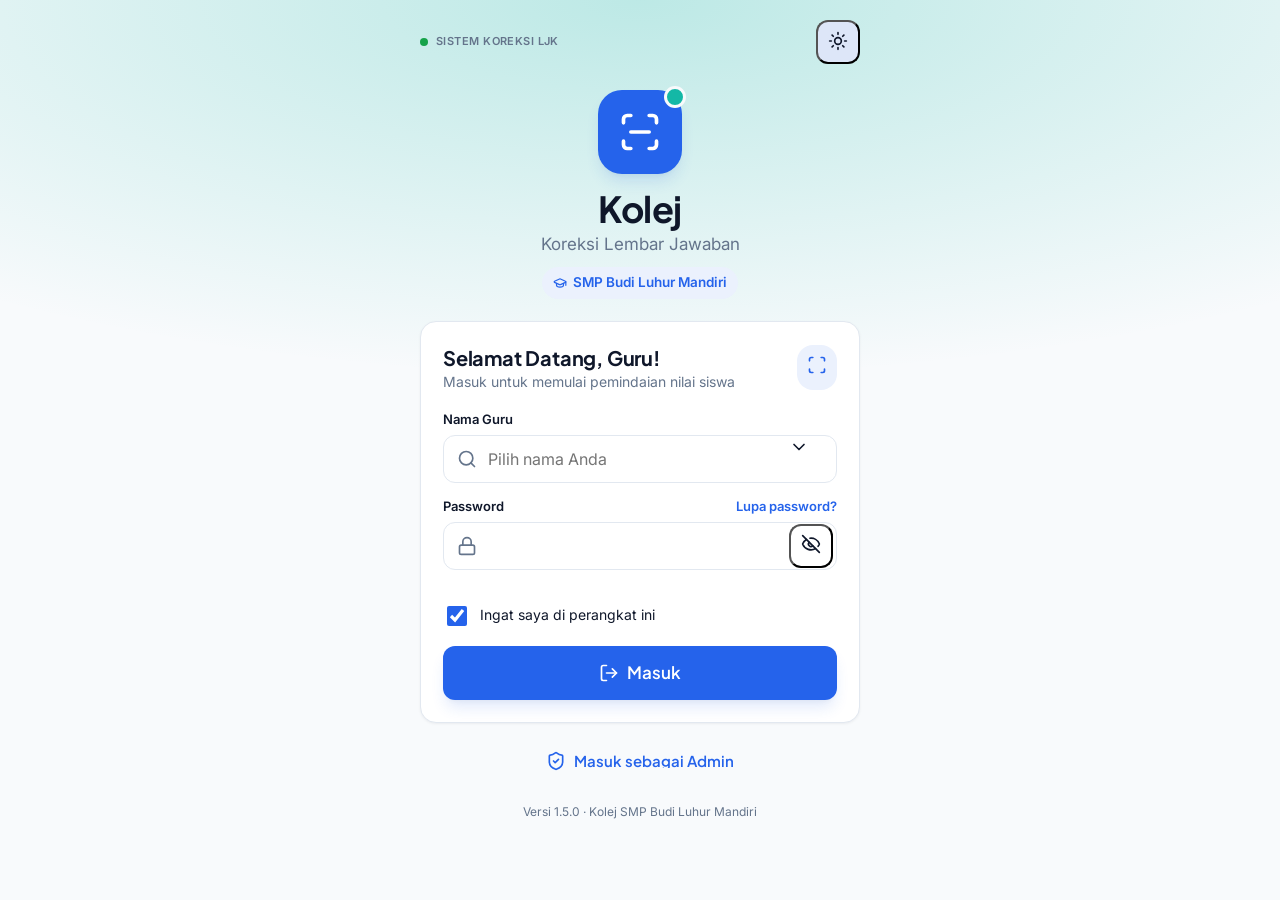
<file: index.html>
<!DOCTYPE html>
<html lang="id">
<head>
  <meta charset="utf-8">
  <meta name="viewport" content="width=device-width, initial-scale=1, viewport-fit=cover">
  <title>Kolej · Koreksi Lembar Jawaban</title>
  <meta name="description" content="Kolej — koreksi lembar jawaban pilihan ganda dengan kamera HP. SMP Budi Luhur Mandiri.">
  <meta name="theme-color" content="#2563EB">
  <meta name="apple-mobile-web-app-capable" content="yes">
  <meta name="mobile-web-app-capable" content="yes">
  <meta name="apple-mobile-web-app-status-bar-style" content="default">
  <meta name="apple-mobile-web-app-title" content="Kolej">
  <link rel="manifest" href="manifest.webmanifest">
  <link rel="icon" type="image/png" sizes="32x32" href="icons/favicon-32.png">
  <link rel="apple-touch-icon" href="icons/apple-touch-icon.png">
  <link rel="preconnect" href="https://script.google.com">
  <link rel="preconnect" href="https://script.googleusercontent.com" crossorigin>
  <link rel="preconnect" href="https://fonts.googleapis.com">
  <link rel="preconnect" href="https://fonts.gstatic.com" crossorigin>
  <link rel="stylesheet" href="https://fonts.googleapis.com/css2?family=Inter:wght@400;500;600;700&family=Plus+Jakarta+Sans:wght@600;700;800&display=swap">
  <link rel="stylesheet" href="css/style.css?v=1.5.0">
  <script>
    // Tema diterapkan sebelum tampilan pertama agar tidak berkedip
    (function () { try {
      var P = 'kolej:v1:', pub = JSON.parse(localStorage.getItem(P + 'pub') || 'null'), m = JSON.parse(localStorage.getItem(P + 'mode') || 'null');
      if (!m) m = pub && pub.tema === 'Gelap' ? 'gelap' : pub && pub.tema === 'Sistem' ? 'sistem' : 'terang';
      var dark = m === 'gelap' || (m === 'sistem' && matchMedia('(prefers-color-scheme: dark)').matches);
      document.documentElement.dataset.theme = dark ? 'dark' : 'light';
      if (pub && pub.warna) document.documentElement.style.setProperty('--brand', pub.warna);
      if (pub && pub.aksen) document.documentElement.style.setProperty('--accent-brand', pub.aksen);
    } catch (e) {} })();
  </script>
</head>
<body>
  <div id="app"><div style="min-height:100vh;display:grid;place-items:center"><div class="skel" style="width:84px;height:84px;border-radius:24px"></div></div></div>
  <noscript>Aktifkan JavaScript untuk memakai Kolej.</noscript>
  <script defer src="js/config.js?v=1.5.0"></script>
  <script defer src="js/icons.js?v=1.5.0"></script>
  <script defer src="js/core.js?v=1.5.0"></script>
  <script defer src="js/omr.js?v=1.5.0"></script>
  <script defer src="js/scanner.js?v=1.5.0"></script>
  <script defer src="js/app.js?v=1.5.0"></script>
  <script defer src="js/template.js?v=1.5.0"></script>
  <script defer src="js/admin.js?v=1.5.0"></script>
  <script defer src="pwa.js?v=1.5.0"></script>
</body>
</html>
</file>
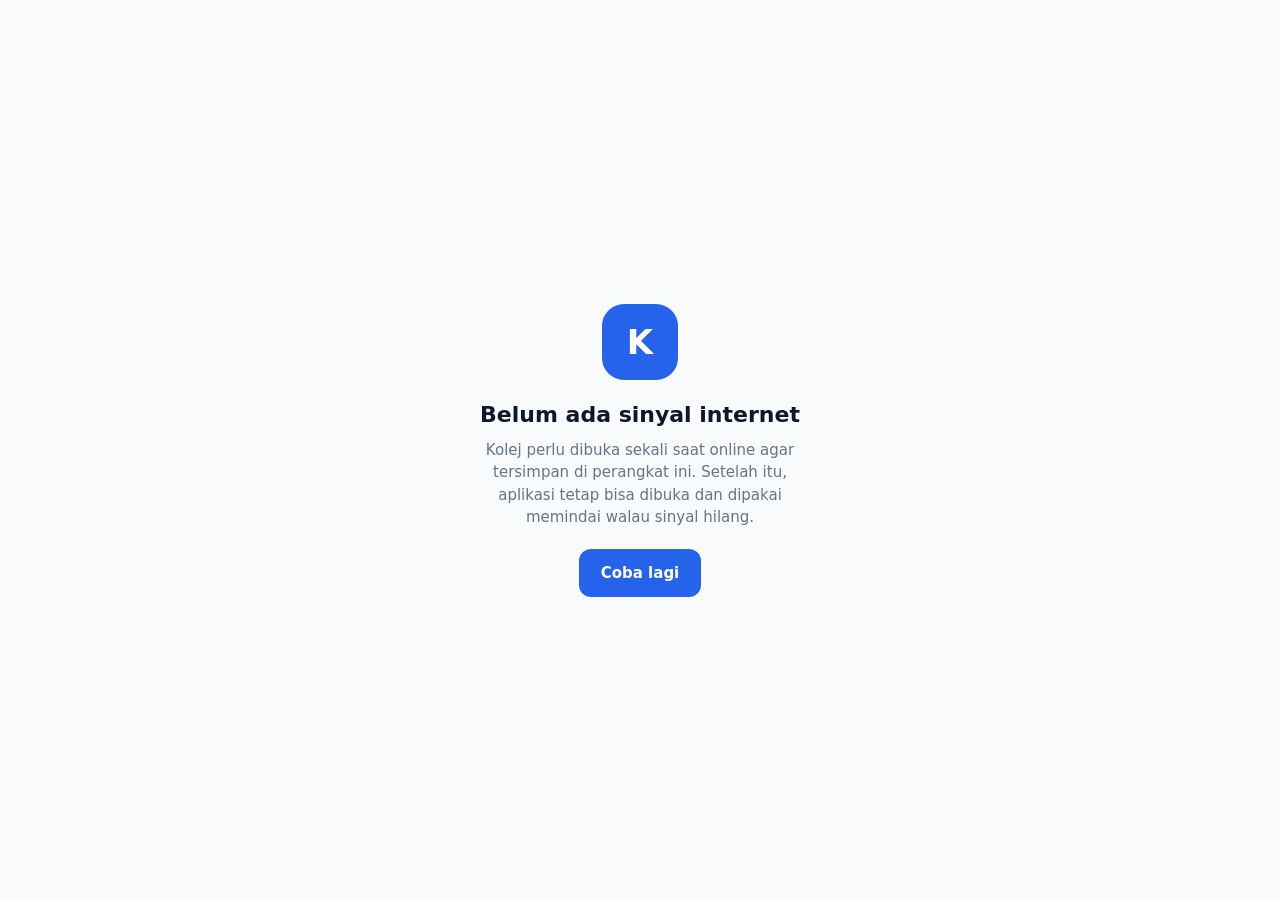
<file: offline.html>
<!DOCTYPE html>
<html lang="id">
<head>
  <meta charset="utf-8">
  <meta name="viewport" content="width=device-width, initial-scale=1, viewport-fit=cover">
  <meta name="theme-color" content="#2563EB">
  <title>Offline · Kolej</title>
  <style>
    body{margin:0;min-height:100vh;display:grid;place-items:center;background:#F8FAFC;color:#0F172A;font:15px/1.5 system-ui,-apple-system,'Segoe UI',sans-serif;padding:24px;box-sizing:border-box;text-align:center}
    .logo{width:76px;height:76px;border-radius:22px;background:#2563EB;color:#fff;display:grid;place-items:center;font:800 34px system-ui;margin:0 auto 18px}
    h1{font-size:22px;margin:0 0 8px}p{color:#64748B;margin:0 0 20px;max-width:340px}
    button{font:700 15px system-ui;border:0;border-radius:12px;padding:13px 22px;background:#2563EB;color:#fff;cursor:pointer;min-height:48px}
  </style>
</head>
<body>
  <div>
    <div class="logo">K</div>
    <h1>Belum ada sinyal internet</h1>
    <p>Kolej perlu dibuka sekali saat online agar tersimpan di perangkat ini. Setelah itu, aplikasi tetap bisa dibuka dan dipakai memindai walau sinyal hilang.</p>
    <button onclick="location.reload()">Coba lagi</button>
  </div>
</body>
</html>
</file>
<file: css/style.css>
/* ==========================================================================
   Kolej — Gaya tampilan (mobile-first, tema terang/gelap, warna dari Admin)
   Semua warna lewat variabel CSS → perubahan Admin berlaku di semua halaman.
   ========================================================================== */
:root {
  --brand: #2563EB;            /* diisi dari Pengaturan (warna utama) */
  --accent-brand: #14B8A6;     /* diisi dari Pengaturan (warna aksen) */
  --primary: var(--brand);
  --primary-strong: color-mix(in srgb, var(--brand) 82%, #000);
  --primary-soft: color-mix(in srgb, var(--brand) 9%, #fff);
  --primary-line: color-mix(in srgb, var(--brand) 28%, #fff);
  --on-primary: #fff;
  --accent: var(--accent-brand);
  --accent-soft: color-mix(in srgb, var(--accent-brand) 16%, #fff);
  --accent-ink: color-mix(in srgb, var(--accent-brand) 60%, #000);
  --bg: #F8FAFC;
  --surface: #FFFFFF;
  --surface-2: color-mix(in srgb, var(--brand) 5%, #F8FAFC);
  --surface-3: color-mix(in srgb, var(--brand) 10%, #F1F5F9);
  --text: #0F172A;
  --muted: #64748B;
  --border: #E2E8F0;
  --ok: #16A34A; --ok-soft: #DCFCE7; --ok-ink: #15803D;
  --bad: #DC2626; --bad-soft: #FEE2E2; --bad-ink: #B91C1C;
  --warn: #F59E0B; --warn-soft: #FEF3C7; --warn-ink: #B45309;
  --shadow-1: 0 1px 3px 0 rgba(15,23,42,.05), 0 1px 2px -1px rgba(15,23,42,.03);
  --shadow-2: 0 4px 6px -1px rgba(15,23,42,.07), 0 2px 4px -2px rgba(15,23,42,.04);
  --shadow-3: 0 10px 15px -3px color-mix(in srgb, var(--brand) 14%, transparent), 0 4px 6px -4px rgba(15,23,42,.06);
  --r-card: 16px; --r-ctl: 12px; --r-sm: 8px;
  --font-h: 'Plus Jakarta Sans', system-ui, sans-serif;
  --font-b: 'Inter', system-ui, sans-serif;
  --nav-h: 64px;
  --safe-b: env(safe-area-inset-bottom, 0px);
  color-scheme: light;
}
:root[data-theme="dark"] {
  --primary: color-mix(in srgb, var(--brand) 72%, #fff);
  --primary-strong: color-mix(in srgb, var(--brand) 90%, #fff);
  --primary-soft: color-mix(in srgb, var(--brand) 22%, #0B1220);
  --primary-line: color-mix(in srgb, var(--brand) 45%, #0B1220);
  --on-primary: #fff;
  --accent: color-mix(in srgb, var(--accent-brand) 78%, #fff);
  --accent-soft: color-mix(in srgb, var(--accent-brand) 22%, #0B1220);
  --accent-ink: color-mix(in srgb, var(--accent-brand) 70%, #fff);
  --bg: #0B1220;
  --surface: #111A2E;
  --surface-2: #162238;
  --surface-3: #1E293B;
  --text: #E5E7EB;
  --muted: #94A3B8;
  --border: #1E293B;
  --ok: #22C55E; --ok-soft: #14532D; --ok-ink: #4ADE80;
  --bad: #F87171; --bad-soft: #7F1D1D; --bad-ink: #FCA5A5;
  --warn: #FBBF24; --warn-soft: #78350F; --warn-ink: #FCD34D;
  --shadow-1: none; --shadow-2: inset 0 1px 0 rgba(255,255,255,.04); --shadow-3: 0 10px 24px -8px rgba(0,0,0,.6);
  color-scheme: dark;
}
:root[data-theme="dark"] .btn-primary { background: var(--brand); }

* { box-sizing: border-box; -webkit-tap-highlight-color: transparent; }
html, body { margin: 0; height: 100%; overflow-x: clip; }
body {
  font-family: var(--font-b); font-size: 14px; line-height: 1.45; color: var(--text); background: var(--bg);
  -webkit-font-smoothing: antialiased; overscroll-behavior-y: none;
}
h1, h2, h3, h4 { font-family: var(--font-h); margin: 0; letter-spacing: -.01em; }
h1 { font-size: 26px; line-height: 32px; font-weight: 700; }
h2 { font-size: 20px; line-height: 28px; font-weight: 700; }
h3 { font-size: 16px; line-height: 24px; font-weight: 600; }
p { margin: 0; }
a { color: var(--primary); }
.tnum, .num { font-feature-settings: "tnum" 1; font-variant-numeric: tabular-nums; }
.muted { color: var(--muted); }
.small { font-size: 12px; }
.label-sm { font-size: 11px; font-weight: 600; letter-spacing: .04em; text-transform: uppercase; color: var(--muted); }
.mono { font-family: ui-monospace, 'SF Mono', Menlo, Consolas, monospace; letter-spacing: .02em; }
[hidden] { display: none !important; }
svg.i { width: 20px; height: 20px; flex: none; stroke: currentColor; fill: none; stroke-width: 2; stroke-linecap: round; stroke-linejoin: round; }
svg.i.sm { width: 16px; height: 16px; } svg.i.lg { width: 24px; height: 24px; }

/* ---------- Tombol ---------- */
.btn {
  display: inline-flex; align-items: center; justify-content: center; gap: 8px; min-height: 48px; padding: 0 18px;
  border-radius: var(--r-ctl); border: 1px solid transparent; font: 600 15px/1 var(--font-h); cursor: pointer;
  background: var(--surface-3); color: var(--text); position: relative; transition: transform .08s, background .15s, opacity .15s;
  user-select: none; white-space: nowrap; text-decoration: none;
}
.btn:active { transform: scale(.98); }
.btn > span { min-width: 0; overflow: hidden; text-overflow: ellipsis; }
.sticky-act .btn, .fp-act .btn, .grid2 .btn { min-width: 0; padding: 0 12px; }
.btn:disabled { opacity: .55; cursor: not-allowed; }
.btn-primary { background: var(--brand); color: var(--on-primary); box-shadow: var(--shadow-3); }
.btn-primary:hover { background: var(--primary-strong); }
.btn-soft { background: var(--primary-soft); color: var(--primary); border-color: var(--primary-line); }
.btn-ghost { background: transparent; color: var(--primary); }
.btn-outline { background: var(--surface); border-color: var(--border); color: var(--text); }
.btn-danger { background: var(--bad-soft); color: var(--bad-ink); }
.btn-block { width: 100%; }
.btn-sm { min-height: 40px; padding: 0 14px; font-size: 13px; }
.btn-icon { width: 44px; min-width: 44px; padding: 0; min-height: 44px; border-radius: var(--r-ctl); background: transparent; color: var(--text); }
.btn-icon.solid { background: var(--surface-3); }
.btn.is-loading { color: transparent !important; pointer-events: none; }
.btn.is-loading > * { visibility: hidden; }
.btn.is-loading::after {
  content: ""; position: absolute; width: 20px; height: 20px; border-radius: 50%;
  border: 2.5px solid currentColor; border-color: var(--spin, #fff) var(--spin, #fff) transparent transparent; animation: spin .7s linear infinite;
}
.btn-soft.is-loading, .btn-outline.is-loading, .btn-ghost.is-loading, .btn-icon.is-loading { --spin: var(--primary); }
.btn-danger.is-loading { --spin: var(--bad); }
@keyframes spin { to { transform: rotate(360deg); } }

/* ---------- Form ---------- */
.field { display: grid; gap: 6px; margin-bottom: 14px; }
.field > label { font-weight: 600; font-size: 13px; }
.input, select.input, textarea.input {
  width: 100%; min-height: 48px; padding: 0 14px; border-radius: var(--r-ctl); border: 1px solid var(--border);
  background: var(--surface); color: var(--text); font: 400 16px var(--font-b); outline: none; transition: border .15s, box-shadow .15s;
}
textarea.input { padding: 12px 14px; min-height: 96px; resize: vertical; }
.input:focus { border-color: var(--primary); box-shadow: 0 0 0 3px color-mix(in srgb, var(--brand) 18%, transparent); }
.input-wrap { position: relative; display: flex; align-items: center; }
.input-wrap > svg.i { position: absolute; left: 14px; color: var(--muted); pointer-events: none; }
.input-wrap > .input { padding-left: 44px; }
.input-wrap > .trail { position: absolute; right: 4px; }
.err-text { color: var(--bad-ink); font-size: 12.5px; display: flex; gap: 6px; align-items: center; }
.check { display: flex; gap: 10px; align-items: center; min-height: 40px; cursor: pointer; }
.check input { width: 20px; height: 20px; accent-color: var(--brand); }

/* ---------- Kartu, chip, badge ---------- */
.card { background: var(--surface); border: 1px solid var(--border); border-radius: var(--r-card); box-shadow: var(--shadow-1); padding: 16px; }
.card + .card, .stack > * + * { margin-top: 12px; }
.card-h { display: flex; align-items: center; justify-content: space-between; gap: 10px; margin-bottom: 12px; }
.chip {
  display: inline-flex; align-items: center; gap: 6px; height: 28px; padding: 0 10px; border-radius: 999px;
  background: var(--surface-3); color: var(--text); font-size: 12px; font-weight: 600; white-space: nowrap; border: 1px solid transparent;
}
.chip svg.i { width: 14px; height: 14px; }
.chip.p { background: var(--primary-soft); color: var(--primary); }
.chip.a { background: var(--accent-soft); color: var(--accent-ink); }
.chip.ok { background: var(--ok-soft); color: var(--ok-ink); }
.chip.bad { background: var(--bad-soft); color: var(--bad-ink); }
.chip.warn { background: var(--warn-soft); color: var(--warn-ink); }
.chip.out { background: transparent; border-color: var(--border); color: var(--muted); }
.chips { display: flex; gap: 8px; overflow-x: auto; scrollbar-width: none; padding-bottom: 2px; }
.chips::-webkit-scrollbar { display: none; }
.pick { cursor: pointer; height: 40px; padding: 0 16px; font-size: 13.5px; background: var(--surface); border-color: var(--border); }
.pick.on { background: var(--brand); color: #fff; border-color: var(--brand); }
.seg { display: grid; grid-auto-flow: column; grid-auto-columns: 1fr; gap: 4px; background: var(--surface-3); padding: 4px; border-radius: var(--r-ctl); }
.seg button { min-height: 40px; border: 0; border-radius: 9px; background: transparent; font: 600 13.5px var(--font-h); color: var(--muted); cursor: pointer; display: inline-flex; align-items: center; justify-content: center; gap: 6px; }
.seg button.on { background: var(--surface); color: var(--primary); box-shadow: var(--shadow-2); }
:root[data-theme="dark"] .seg button.on { background: var(--brand); color: #fff; }
.progress { height: 8px; background: var(--surface-3); border-radius: 99px; overflow: hidden; }
.progress > i { display: block; height: 100%; background: var(--accent); border-radius: 99px; transition: width .3s; }
.progress.ok > i { background: var(--ok); }
.info { display: flex; gap: 10px; padding: 12px; border-radius: var(--r-ctl); background: var(--primary-soft); color: var(--text); font-size: 13px; }
.info > svg.i { color: var(--primary); margin-top: 1px; }
.info.warn { background: var(--warn-soft); } .info.warn > svg.i { color: var(--warn-ink); }
.info.ok { background: var(--ok-soft); } .info.ok > svg.i { color: var(--ok-ink); }
.info.bad { background: var(--bad-soft); } .info.bad > svg.i { color: var(--bad-ink); }
.empty { text-align: center; padding: 36px 16px; color: var(--muted); }
.empty svg.i { width: 40px; height: 40px; color: var(--primary); opacity: .7; margin-bottom: 8px; }
.empty h3 { color: var(--text); margin-bottom: 4px; }
.row { display: flex; align-items: center; gap: 10px; }
.row.between { justify-content: space-between; }
.grow { flex: 1; min-width: 0; }
.ellip { overflow: hidden; text-overflow: ellipsis; white-space: nowrap; }
.grid2 { display: grid; grid-template-columns: 1fr 1fr; gap: 10px; }
.avatar { width: 44px; height: 44px; border-radius: 50%; background: var(--brand); color: #fff; display: grid; place-items: center; font: 700 15px var(--font-h); flex: none; }
.avatar.sm { width: 36px; height: 36px; font-size: 13px; }
.skel { background: linear-gradient(90deg, var(--surface-3) 25%, var(--surface-2) 50%, var(--surface-3) 75%); background-size: 200% 100%; animation: sk 1.2s infinite; border-radius: 10px; min-height: 16px; }
@keyframes sk { to { background-position: -200% 0; } }

/* ---------- Kerangka aplikasi ---------- */
#app { min-height: 100%; }
.shell { display: flex; min-height: 100vh; }
.sidebar { display: none; }
.main { flex: 1; min-width: 0; display: flex; flex-direction: column; }
.topbar {
  position: sticky; top: 0; z-index: 30; display: flex; align-items: center; gap: 12px; padding: 10px 16px;
  padding-top: calc(10px + env(safe-area-inset-top, 0px)); background: color-mix(in srgb, var(--surface) 88%, transparent);
  backdrop-filter: saturate(1.4) blur(12px); border-bottom: 1px solid var(--border); min-height: 64px;
}
.brandmark { width: 40px; height: 40px; border-radius: 12px; background: var(--brand); color: #fff; display: grid; place-items: center; font: 800 18px var(--font-h); flex: none; }
.topbar .t1 { font: 700 18px/1.15 var(--font-h); }
.topbar .t2 { font-size: 12px; color: var(--muted); }
.content { padding: 16px; padding-bottom: calc(var(--nav-h) + 24px + var(--safe-b)); max-width: 1120px; width: 100%; margin: 0 auto; }
.page { animation: pg .18s ease-out; }
@keyframes pg { from { opacity: .4; transform: translateY(4px); } to { opacity: 1; transform: none; } }
.page-h { display: flex; align-items: center; gap: 10px; margin-bottom: 14px; }
.page-h h1 { font-size: 24px; line-height: 30px; }
.bottomnav {
  position: fixed; left: 0; right: 0; bottom: 0; z-index: 40; display: grid; grid-auto-flow: column; grid-auto-columns: 1fr;
  height: calc(var(--nav-h) + var(--safe-b)); padding-bottom: var(--safe-b); background: var(--surface); border-top: 1px solid var(--border);
}
.bottomnav a { display: flex; flex-direction: column; align-items: center; justify-content: center; gap: 4px; color: var(--muted); text-decoration: none; font-size: 12px; font-weight: 500; position: relative; }
.bottomnav a.on { color: var(--primary); font-weight: 700; }
.bottomnav a.on::before { content: ""; position: absolute; top: 0; width: 32px; height: 3px; border-radius: 0 0 3px 3px; background: var(--primary); }
.bottomnav a.nav-scan { color: var(--text); justify-content: flex-end; padding-bottom: 7px; overflow: visible; }
.bottomnav a.nav-scan::before { display: none; }
.bottomnav a.nav-scan .fab {
  position: absolute; top: -22px; left: 50%; transform: translateX(-50%); width: 60px; height: 60px; border-radius: 50%;
  display: grid; place-items: center; color: #fff; background: var(--primary);
  border: 4px solid var(--surface); box-shadow: 0 6px 18px color-mix(in srgb, var(--primary) 45%, transparent); transition: transform .15s;
}
.bottomnav a.nav-scan .fab svg { width: 28px; height: 28px; }
.bottomnav a.nav-scan:active .fab { transform: translateX(-50%) scale(.94); }
.bottomnav a.nav-scan.on { color: var(--primary); font-weight: 700; }
.bottomnav a.nav-scan.on .fab { background: color-mix(in srgb, var(--primary) 85%, #000); }
.bottomnav .badge-dot { position: absolute; top: 9px; margin-left: 22px; min-width: 16px; height: 16px; padding: 0 4px; border-radius: 99px; background: var(--warn); color: #000; font-size: 10px; font-weight: 700; display: grid; place-items: center; }
.netbar { position: fixed; left: 50%; transform: translateX(-50%); bottom: calc(var(--nav-h) + 10px + var(--safe-b)); z-index: 45; }
@media (min-width: 1024px) {
  .sidebar {
    display: flex; flex-direction: column; width: 272px; flex: none; position: sticky; top: 0; height: 100vh; overflow-y: auto;
    background: color-mix(in srgb, var(--brand) 55%, #0B1430); color: #fff; padding: 18px 12px;
  }
  :root[data-theme="dark"] .sidebar { background: #0A1020; border-right: 1px solid var(--border); }
  .sidebar .brand { display: flex; gap: 12px; align-items: center; padding: 4px 8px 22px; }
  .sidebar .brand .brandmark { background: #fff; color: var(--brand); }
  .sidebar .grp { font-size: 11px; letter-spacing: .08em; text-transform: uppercase; opacity: .65; padding: 14px 12px 6px; font-weight: 600; }
  .sidebar a { display: flex; align-items: center; gap: 12px; padding: 0 14px; min-height: 46px; border-radius: 12px; color: rgba(255,255,255,.88); text-decoration: none; font-weight: 600; font-size: 14.5px; }
  .sidebar a:hover { background: rgba(255,255,255,.08); }
  .sidebar a.on { background: rgba(255,255,255,.16); color: #fff; box-shadow: inset 3px 0 0 var(--accent-brand); }
  .sidebar .foot { margin-top: auto; }
  .bottomnav { display: none; }
  .content { padding: 24px 28px 40px; }
  .netbar { bottom: 18px; }
  .hide-desk { display: none !important; }
}
@media (max-width: 1023px) { .hide-mob { display: none !important; } }

/* ---------- Login ---------- */
.login {
  min-height: 100vh; display: flex; flex-direction: column; align-items: center; padding: 20px 16px 28px;
  background: radial-gradient(120% 60% at 50% 0%, color-mix(in srgb, var(--accent-brand) 26%, transparent), transparent 70%), var(--bg);
}
.login .top { width: 100%; max-width: 440px; display: flex; justify-content: space-between; align-items: center; }
.login .logo { width: 84px; height: 84px; border-radius: 24px; background: var(--brand); display: grid; place-items: center; color: #fff; margin: 26px auto 14px; box-shadow: var(--shadow-3); position: relative; }
.login .logo svg.i { width: 44px; height: 44px; }
.login .logo::after { content: ""; position: absolute; right: -4px; top: -4px; width: 16px; height: 16px; border-radius: 50%; background: var(--accent-brand); border: 3px solid var(--bg); }
.login .box { width: 100%; max-width: 440px; }
.login h1 { text-align: center; font-size: 36px; line-height: 42px; }
.status-dot { width: 8px; height: 8px; border-radius: 50%; background: var(--ok); display: inline-block; }
.combo { position: relative; }
.combo-list {
  position: absolute; left: 0; right: 0; top: calc(100% + 6px); z-index: 20; max-height: 280px; overflow: auto;
  background: var(--surface); border: 1px solid var(--border); border-radius: var(--r-ctl); box-shadow: var(--shadow-3); padding: 6px;
}
.combo-list button { display: flex; width: 100%; align-items: center; gap: 10px; min-height: 48px; padding: 0 10px; border: 0; background: none; color: var(--text); font: 500 15px var(--font-b); border-radius: 10px; cursor: pointer; text-align: left; }
.combo-list button:hover, .combo-list button.hl { background: var(--surface-3); }

/* ---------- Kunci jawaban ---------- */
.krow { display: flex; align-items: center; gap: 8px; padding: 8px 10px 8px 8px; background: var(--surface); border: 1px solid var(--border); border-radius: 14px; scroll-margin-top: 140px; }
.krow + .krow { margin-top: 8px; }
.krow .no { width: 44px; height: 44px; border-radius: 12px; background: var(--surface-3); display: grid; place-items: center; font: 700 15px var(--font-b); flex: none; }
.krow.miss { border-left: 4px solid var(--warn); }
.krow.miss .no { background: var(--warn-soft); color: var(--warn-ink); }
.opts { display: flex; gap: 6px; margin-left: auto; }
.opt { width: 44px; height: 44px; border-radius: 50%; border: 0; background: var(--surface-3); color: var(--text); font: 600 15px var(--font-b); cursor: pointer; transition: transform .08s; }
.opt:active { transform: scale(.92); }
.opt.on { background: var(--brand); color: #fff; }
.opt.key { box-shadow: 0 0 0 2px var(--ok) inset; }
.wbox { width: 64px; min-height: 40px; height: 40px; text-align: center; padding: 0 6px; font-size: 15px; }
.stepper { display: flex; align-items: center; background: var(--surface-3); border-radius: var(--r-ctl); }
.stepper button { width: 44px; height: 44px; border: 0; background: none; color: var(--primary); cursor: pointer; border-radius: 12px; display: grid; place-items: center; }
.stepper input { width: 48px; border: 0; background: none; text-align: center; font: 700 18px var(--font-b); color: var(--text); }
.sticky-act { position: sticky; bottom: calc(var(--nav-h) + 8px + var(--safe-b)); z-index: 5; background: var(--surface); border: 1px solid var(--border); border-radius: var(--r-card); padding: 12px; box-shadow: var(--shadow-3); margin-top: 16px; }
@media (min-width: 1024px) { .sticky-act { bottom: 12px; } }

/* ---------- Daftar siswa / hasil ---------- */
.list { background: var(--surface); border: 1px solid var(--border); border-radius: var(--r-card); overflow: hidden; }
.li { display: flex; align-items: center; gap: 12px; padding: 12px 14px; min-height: 64px; border-bottom: 1px solid var(--border); cursor: pointer; background: none; width: 100%; border-left: 0; border-right: 0; border-top: 0; color: var(--text); text-align: left; font: inherit; }
.li:last-child { border-bottom: 0; }
.li:hover { background: var(--surface-2); }
.li .nm { font: 600 15px var(--font-h); }
.li .sub { font-size: 12px; color: var(--muted); }
.score-pill { font: 700 16px var(--font-b); font-feature-settings: "tnum" 1; min-width: 52px; text-align: right; }
table.tbl { width: 100%; border-collapse: collapse; font-size: 13.5px; }
.tbl th { text-align: left; font-size: 11.5px; letter-spacing: .05em; text-transform: uppercase; color: var(--muted); font-weight: 600; padding: 12px; background: var(--surface-2); position: sticky; top: 0; }
.tbl td { padding: 11px 12px; border-top: 1px solid var(--border); }
.tbl tr:hover td { background: var(--surface-2); }
.tbl .n { text-align: right; font-feature-settings: "tnum" 1; }
.tbl-wrap { overflow: auto; border: 1px solid var(--border); border-radius: var(--r-card); background: var(--surface); max-height: 70vh; }
.toolbar { display: flex; gap: 8px; flex-wrap: wrap; align-items: center; margin-bottom: 12px; }
.toolbar .input-wrap { flex: 1; min-width: 200px; }
.filters { display: flex; gap: 8px; overflow-x: auto; padding-bottom: 4px; margin-bottom: 12px; scrollbar-width: none; }
.filters select { min-height: 40px; height: 40px; border-radius: 999px; padding: 0 30px 0 14px; font-size: 13.5px; font-weight: 600; width: auto; flex: none; appearance: none;
  background: var(--surface) url("data:image/svg+xml,%3Csvg xmlns='http://www.w3.org/2000/svg' width='16' height='16' fill='none' stroke='%2364748B' stroke-width='2' viewBox='0 0 24 24'%3E%3Cpath d='m6 9 6 6 6-6'/%3E%3C/svg%3E") no-repeat right 10px center; }

/* ---------- Statistik ---------- */
.stats { display: grid; grid-template-columns: repeat(3, minmax(150px, 1fr)); gap: 10px; overflow-x: auto; }
@media (max-width: 560px) { .stats { grid-template-columns: repeat(3, 160px); } }
.stat { background: var(--surface); border: 1px solid var(--border); border-radius: var(--r-card); padding: 14px; }
.stat .ic { width: 40px; height: 40px; border-radius: 12px; display: grid; place-items: center; background: var(--primary-soft); color: var(--primary); margin-bottom: 10px; }
.stat .v { font: 700 26px var(--font-b); font-feature-settings: "tnum" 1; }
.vbars { display: flex; align-items: flex-end; gap: 14px; height: 190px; padding: 26px 4px 0; position: relative; overflow-x: auto; }
.vbar { flex: 1; min-width: 44px; display: flex; flex-direction: column; align-items: center; gap: 6px; height: 100%; justify-content: flex-end; cursor: pointer; }
.vbar i { display: block; width: 100%; max-width: 56px; border-radius: 10px 10px 4px 4px; background: linear-gradient(180deg, color-mix(in srgb, var(--primary) 55%, #fff), var(--primary)); transition: height .4s; }
.vbar.low i { background: linear-gradient(180deg, #FDBA74, #EA580C); }
.vbar b { font: 700 13px var(--font-b); font-feature-settings: "tnum" 1; }
.vbar span { font-size: 12px; color: var(--muted); }
.kkm-line { position: absolute; left: 0; right: 0; border-top: 1.5px dashed var(--muted); opacity: .6; pointer-events: none; }
.kkm-line span { position: absolute; right: 0; top: -11px; font-size: 11px; background: var(--surface-3); padding: 1px 6px; border-radius: 6px; }
.hbar { display: grid; gap: 6px; padding: 8px 0; cursor: pointer; }
.hbar .top { display: flex; align-items: center; gap: 8px; font-size: 13px; }
.hbar .top .q { font-weight: 700; background: var(--surface-3); border-radius: 6px; padding: 1px 7px; font-feature-settings: "tnum" 1; }
.hbar .bar { height: 8px; border-radius: 99px; background: var(--surface-3); overflow: hidden; }
.hbar .bar i { display: block; height: 100%; border-radius: 99px; }
.hbar.bad .bar i { background: #F87171; } .hbar.bad .pct { color: var(--bad-ink); }
.hbar.good .bar i { background: var(--accent); } .hbar.good .pct { color: var(--accent-ink); }
.pct { margin-left: auto; font-weight: 700; font-feature-settings: "tnum" 1; }

/* ---------- Hasil pemeriksaan ---------- */
.ring { position: relative; width: 180px; height: 180px; margin: 8px auto; }
.ring svg { transform: rotate(-90deg); }
.ring .c { position: absolute; inset: 0; display: grid; place-items: center; text-align: center; }
.ring .c b { display: block; font: 700 48px/1 var(--font-b); font-feature-settings: "tnum" 1; }
.counts { display: grid; grid-template-columns: repeat(3, 1fr); gap: 8px; }
.counts > div { border-radius: 12px; padding: 10px; display: flex; gap: 8px; align-items: center; justify-content: center; }
.counts b { font: 700 20px var(--font-b); display: block; line-height: 1; }
.amap { display: grid; grid-template-columns: repeat(5, 1fr); grid-auto-flow: column; grid-template-rows: repeat(10, auto); gap: 6px; }
.amap button { display: flex; align-items: center; justify-content: space-between; height: 38px; padding: 0 8px; border-radius: 9px; border: 0; font: 600 13px var(--font-b); font-feature-settings: "tnum" 1; cursor: pointer; color: var(--text); }
.amap .b { background: var(--accent-soft); } .amap .b svg { color: var(--accent-ink); }
.amap .s { background: var(--bad-soft); color: var(--bad-ink); }
.amap .r { background: var(--warn-soft); color: var(--warn-ink); }
.amap .k { background: var(--surface-3); color: var(--muted); }
.amap .x { background: transparent; color: var(--muted); opacity: .4; cursor: default; }
.amap svg.i { width: 14px; height: 14px; }
.legend { display: flex; flex-wrap: wrap; gap: 12px; font-size: 12px; color: var(--muted); margin-top: 10px; }
.legend i { display: inline-block; width: 12px; height: 12px; border-radius: 4px; vertical-align: -2px; margin-right: 4px; }
.sheet-img { width: 100%; border-radius: 12px; border: 1px solid var(--border); background: #fff; display: block; cursor: zoom-in; }

/* ---------- Pemindai (kamera) ---------- */
.scanner { position: fixed; inset: 0; z-index: 80; background: #000; color: #fff; display: flex; flex-direction: column; }
.scanner video, .scanner canvas.ov { position: absolute; inset: 0; width: 100%; height: 100%; object-fit: cover; }
.scanner .sc-top { position: relative; z-index: 3; display: flex; align-items: center; gap: 10px; padding: 12px 14px; padding-top: calc(12px + env(safe-area-inset-top, 0px)); background: linear-gradient(rgba(0,0,0,.65), transparent); }
.scanner .sc-top .t { flex: 1; text-align: center; }
.scanner .sc-top .t b { font: 700 18px var(--font-h); display: block; }
.scanner .sc-top .t span { font-size: 11px; letter-spacing: .12em; color: var(--accent-brand); font-weight: 700; }
.rbtn { width: 48px; height: 48px; border-radius: 50%; border: 0; background: rgba(255,255,255,.14); color: #fff; display: grid; place-items: center; cursor: pointer; backdrop-filter: blur(8px); }
.rbtn.on { background: #FACC15; color: #111; }
.guide { position: absolute; z-index: 2; left: 6%; right: 6%; top: 18%; aspect-ratio: 215/165; pointer-events: none; }
.guide i { position: absolute; width: 34px; height: 34px; border: 4px solid var(--accent-brand); }
.guide i:nth-child(1) { left: 0; top: 0; border-right: 0; border-bottom: 0; border-radius: 12px 0 0 0; }
.guide i:nth-child(2) { right: 0; top: 0; border-left: 0; border-bottom: 0; border-radius: 0 12px 0 0; }
.guide i:nth-child(3) { right: 0; bottom: 0; border-left: 0; border-top: 0; border-radius: 0 0 12px 0; }
.guide i:nth-child(4) { left: 0; bottom: 0; border-right: 0; border-top: 0; border-radius: 0 0 0 12px; }
.sc-toast { position: relative; z-index: 3; align-self: center; margin-top: 4px; display: flex; gap: 10px; align-items: center; padding: 10px 16px; border-radius: 999px; background: rgba(11,18,32,.82); border: 1px solid rgba(45,212,191,.35); font-weight: 600; font-size: 14px; max-width: 92%; }
.sc-toast .dot { width: 9px; height: 9px; border-radius: 50%; background: var(--muted); }
.sc-toast.live .dot { background: #2DD4BF; box-shadow: 0 0 0 4px rgba(45,212,191,.25); }
.sc-toast.err { border-color: rgba(248,113,113,.5); } .sc-toast.err .dot { background: #F87171; }
.sc-bottom { margin-top: auto; position: relative; z-index: 3; background: var(--surface); color: var(--text); border-radius: 24px 24px 0 0; padding: 10px 16px calc(16px + var(--safe-b)); }
.sc-bottom .grab { width: 44px; height: 5px; border-radius: 9px; background: var(--border); margin: 0 auto 10px; }
.sc-busy { position: absolute; inset: 0; z-index: 4; display: grid; place-items: center; background: rgba(0,0,0,.45); }
.sc-busy .spin { width: 56px; height: 56px; border-radius: 50%; border: 5px solid rgba(255,255,255,.25); border-top-color: #2DD4BF; animation: spin .8s linear infinite; }

/* ---------- Lapisan (modal / bottom sheet / layar penuh) ---------- */
.layer { position: fixed; inset: 0; z-index: 90; display: flex; align-items: flex-end; justify-content: center; background: rgba(15,23,42,.5); animation: fade .15s; }
.layer.center { align-items: center; padding: 16px; }
@keyframes fade { from { opacity: 0; } }
.sheet { width: 100%; max-width: 560px; max-height: 92vh; overflow: auto; background: var(--surface); border-radius: 24px 24px 0 0; padding: 18px 16px calc(18px + var(--safe-b)); animation: up .2s ease-out; }
.layer.center .sheet { border-radius: 24px; padding: 24px 20px; max-width: 520px; }
.sheet.wide { max-width: 1040px; }
@keyframes up { from { transform: translateY(30px); opacity: .5; } }
.sheet .sh-h { display: flex; align-items: flex-start; gap: 12px; margin-bottom: 14px; }
.fullpage { position: fixed; inset: 0; z-index: 85; background: var(--bg); color: var(--text); overflow-y: auto; animation: up .18s ease-out; }
.fullpage .content { padding-bottom: calc(100px + var(--safe-b)); }
.fp-act { position: fixed; left: 0; right: 0; bottom: 0; z-index: 86; display: flex; gap: 10px; padding: 12px 16px calc(12px + var(--safe-b)); background: var(--surface); border-top: 1px solid var(--border); max-width: 1120px; margin: 0 auto; }
.dlg-icon { width: 72px; height: 72px; border-radius: 20px; display: grid; place-items: center; margin: 0 auto 14px; background: var(--warn-soft); color: var(--warn-ink); }
.dlg-icon svg.i { width: 36px; height: 36px; }
.toast-host { position: fixed; z-index: 200; left: 50%; transform: translateX(-50%); top: calc(12px + env(safe-area-inset-top, 0px)); display: grid; gap: 8px; width: min(92vw, 440px); pointer-events: none; }
.toast { pointer-events: none; display: flex; gap: 10px; align-items: flex-start; padding: 12px 14px; border-radius: 14px; background: var(--surface); color: var(--text); border: 1px solid var(--border); box-shadow: var(--shadow-3); font-size: 14px; animation: up .2s; }
.toast.ok svg.i { color: var(--ok); } .toast.bad svg.i { color: var(--bad); } .toast.warn svg.i { color: var(--warn); }
.zoom-img { max-width: 100%; max-height: 86vh; border-radius: 12px; background: #fff; }

/* ---------- Pengaturan tema ---------- */
.swatches { display: grid; grid-template-columns: repeat(6, 1fr); gap: 8px; }
.sw { display: grid; justify-items: center; gap: 6px; font-size: 12px; color: var(--muted); cursor: pointer; background: none; border: 0; }
.sw i { width: 44px; height: 44px; border-radius: 50%; display: grid; place-items: center; color: #fff; border: 3px solid transparent; }
.sw.on i { box-shadow: 0 0 0 3px var(--surface), 0 0 0 5px var(--text); }
.sw.on { color: var(--text); font-weight: 600; }
.colorrow { display: flex; gap: 10px; align-items: center; }
.colorrow input[type=color] { width: 56px; height: 56px; border: 0; border-radius: 14px; padding: 0; background: none; cursor: pointer; }
.phone { width: 190px; border-radius: 30px; padding: 12px; border: 6px solid #0F172A; background: var(--pv-bg); color: var(--pv-text); }
.phone .pc { background: var(--pv-surface); border-radius: 14px; padding: 10px; margin-top: 8px; }
.preview-wrap { display: flex; gap: 14px; justify-content: center; flex-wrap: wrap; }

@media (min-width: 720px) {
  .grid-2c { display: grid; grid-template-columns: 1.3fr 1fr; gap: 16px; align-items: start; }
}
@media (prefers-reduced-motion: reduce) { * { animation: none !important; transition: none !important; } }

/* ---------- Kartu konteks (Mapel · Kelas) ---------- */
.ctx-card { display: flex; align-items: center; gap: 12px; padding: 14px; margin-bottom: 14px; border-radius: var(--r-card);
  background: linear-gradient(135deg, color-mix(in srgb, var(--brand) 14%, var(--surface)), color-mix(in srgb, var(--accent-brand) 12%, var(--surface)));
  border: 1.5px solid var(--primary-line); color: var(--text); }
.ctx-ic { width: 46px; height: 46px; border-radius: 14px; background: var(--brand); color: #fff; display: grid; place-items: center; flex: none; }
.ctx-t { font: 700 18px/1.25 var(--font-h); }
.ctx-btn { background: var(--brand); color: #fff; min-height: 48px; padding: 0 16px; flex: none; box-shadow: var(--shadow-3); font-size: 15px; }
.ctx-btn:hover { background: var(--primary-strong); }
@media (max-width: 380px) { .ctx-btn span { display: none; } .ctx-btn { width: 48px; padding: 0; } }
/* ---------- Template LJK ---------- */
.tplf.on { border-color: var(--primary); box-shadow: 0 0 0 2px var(--primary); }
.tpl-prev { display: flex; gap: 10px; overflow-x: auto; padding: 4px 2px 8px; scroll-snap-type: x mandatory; background: var(--surface-2); border-radius: 12px; padding: 12px; }
.tpl-pg { flex: none; position: relative; border: 0; padding: 0; background: none; cursor: zoom-in; scroll-snap-align: start; }
.tpl-pg canvas { display: block; height: 260px; width: auto; border-radius: 4px; box-shadow: 0 2px 10px rgba(15,23,42,.18); background: #fff; }
.tpl-pg .no { position: absolute; right: 6px; bottom: 6px; background: rgba(15,23,42,.75); color: #fff; font-size: 11px; font-weight: 700; padding: 2px 7px; border-radius: 99px; }
@media (min-width: 1024px) { .tpl-pg canvas { height: 320px; } }
.tpl-paper { width: 100%; max-width: 92px; margin: 0 auto; background: #fff; border: 1px solid #CBD5E1; border-radius: 4px; display: flex; flex-direction: column; padding: 4px; gap: 3px; }
.tpl-half { flex: 1; position: relative; border-radius: 2px; background: repeating-linear-gradient(0deg, transparent 0 5px, #E2E8F0 5px 6px); margin: 2px; }
.tpl-half i { position: absolute; width: 6px; height: 6px; background: #0F172A; }
.tpl-half i:nth-child(1) { left: 0; top: 0; } .tpl-half i:nth-child(2) { right: 0; top: 0; } .tpl-half i:nth-child(3) { right: 0; bottom: 0; } .tpl-half i:nth-child(4) { left: 0; bottom: 0; }
.tpl-cut { border-top: 1.5px dashed #94A3B8; }
.selbar { position: sticky; bottom: calc(var(--nav-h) + 8px + var(--safe-b)); z-index: 6; display: flex; gap: 10px; align-items: center; padding: 10px 12px; margin-top: 12px; border-radius: var(--r-card); background: var(--text); color: var(--bg); box-shadow: var(--shadow-3); }
@media (min-width: 1024px) { .selbar { bottom: 12px; } }
.li input[type=checkbox], .tbl input[type=checkbox] { width: 20px; height: 20px; accent-color: var(--brand); flex: none; }

.rbtn.pulse { animation: pulse 1.2s ease-in-out infinite; background: rgba(250,204,21,.35); }
@keyframes pulse { 50% { box-shadow: 0 0 0 8px rgba(250,204,21,.25); } }
</file>
